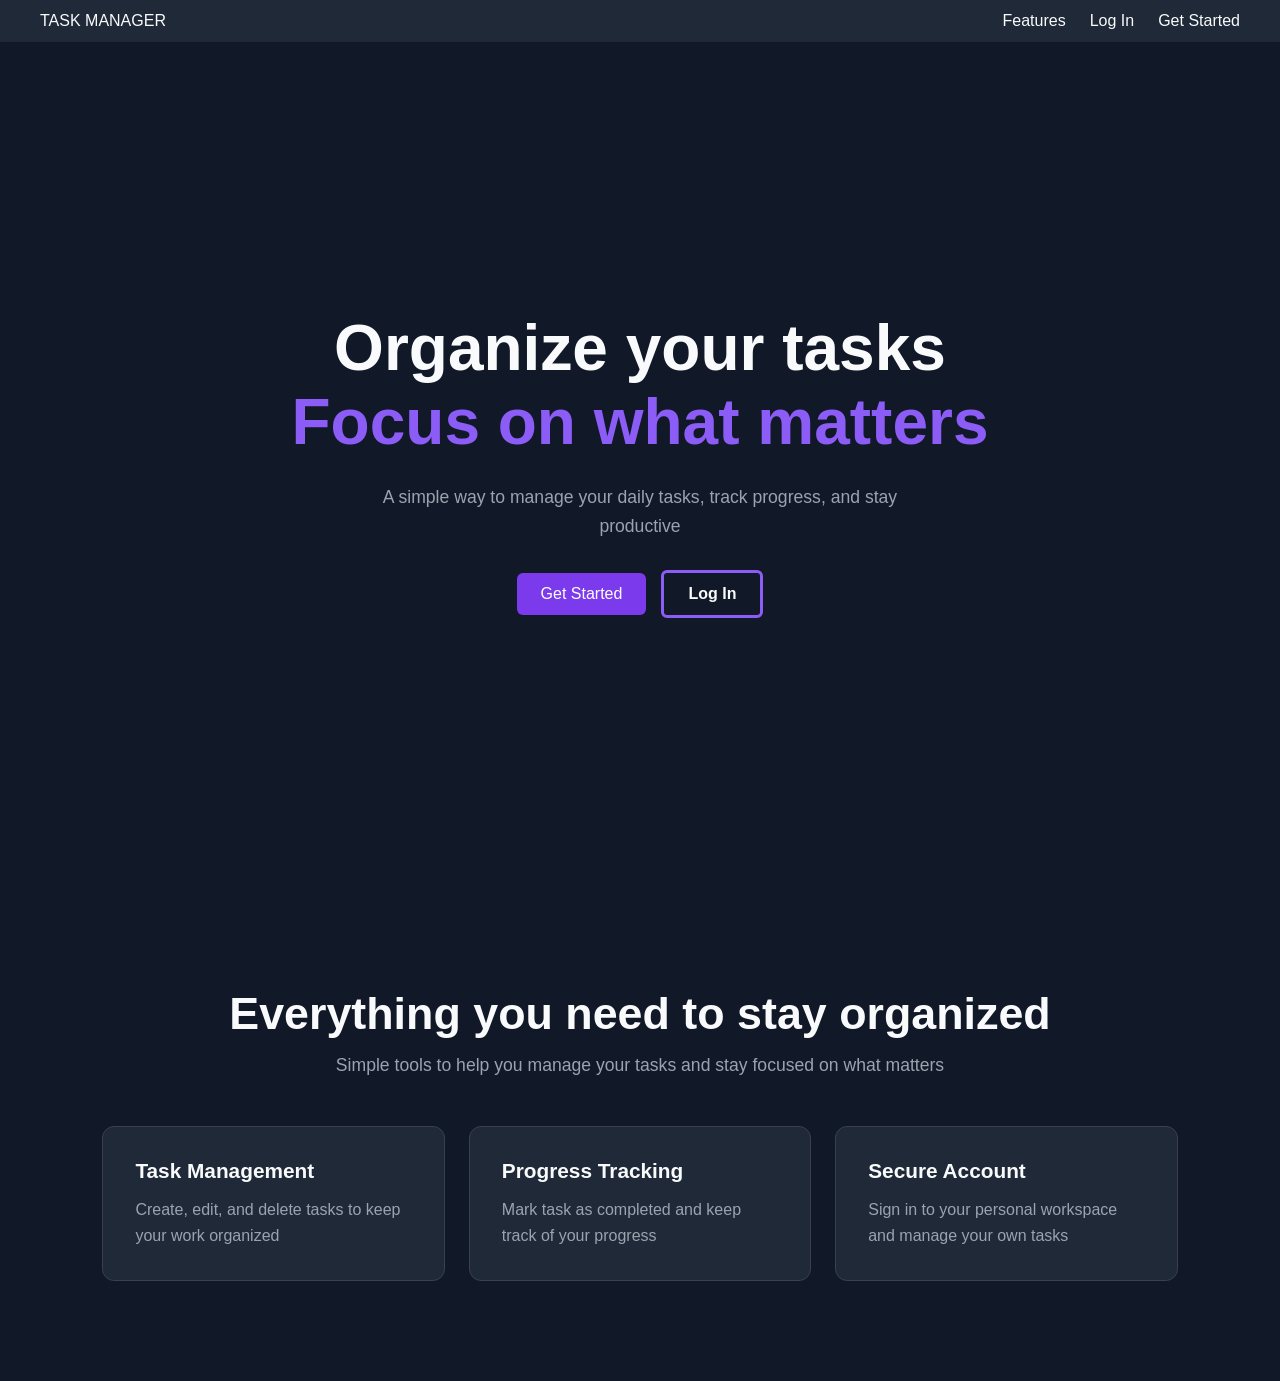
<file: FrontEnd/index.html>
<!DOCTYPE html>
<html lang="en">
<head>
    <meta charset="UTF-8">
    <meta name="viewport" content="width=device-width, initial-scale=1.0">
    <title>Task Manager</title>
    <link rel="stylesheet" href="css/global.css">
    <link rel="stylesheet" href="css/main.css">
</head>
<body>
    <header>
        <nav class="navbar">
            <a href="index.html" class="logo">TASK MANAGER</a>
            <button
                type="button"
                id="mobileMenuBtn"
                class="mobile-menu-btn"
                aria-label="Open navigation menu"
                aria-expanded="false"
                aria-controls="navLinks"
            >
                ☰
            </button>
            <ul id="navLinks">
                <li><a href="#features">Features</a></li>

                <li class="guest-only">
                    <a href="Pages/login.html">Log In</a>
                </li>
                <li class="guest-only">
                    <a href="Pages/register.html">Get Started</a>
                </li>

                <li class="user-only" hidden>
                    <a href="Pages/dashboard.html">Dashboard</a>
                </li>

                <li class="user-only user-menu" hidden>
                    <button type="button" id="userMenuBtn" aria-expanded="false">
                        <span id="userName">Account</span> ▼
                    </button>

                    <div id="userDropdown" class="user-dropdown" hidden>
                        <button type="button" id="navLogoutBtn">
                            Logout
                        </button>
                    </div>
                </li>
            </ul>
        </nav>
    </header>
    <main>
        <section class="main-banner">
            <div class="main-banner-content">
                <h1>Organize your tasks<br>
                    <span class="hero-highlight">Focus on what matters</span>
                </h1>

                <p>
                    A simple way to manage your daily tasks,
                    track progress, and stay productive
                </p>
                <div class="main-banner-actions">

                    <div class="hero-guest-actions">
                        <a href="Pages/register.html" class="primary">Get Started</a>
                        <a href="Pages/login.html" class="secondary">Log In</a>
                    </div>

                    <div class="hero-user-actions" hidden>
                        <a href="Pages/dashboard.html" class="primary">
                            Go to Dashboard ->
                        </a>
                    </div>
                    
                </div>
            </div>
        </section>

        <section id="features" class="features-section">
            <h2>Everything you need to stay organized</h2>

            <p class="features-description">
                Simple tools to help you manage your tasks
                and stay focused on what matters
            </p>

            <div class="features-grid">
                <article class="feature-card">
                    <h3>Task Management</h3>
                    <p>
                        Create, edit, and delete tasks
                        to keep your work organized
                    </p>
                </article>

                <article class="feature-card">
                    <h3>Progress Tracking</h3>
                    <p>
                        Mark task as completed
                        and keep track of your progress
                    </p>
                </article>

                <article class="feature-card">
                    <h3>Secure Account</h3>
                    <p>
                        Sign in to your personal workspace
                        and manage your own tasks
                    </p>
                </article>
            </div>
        </section>
    </main>
    <footer>

    </footer>
    <script src="js/config.js"></script>
    <script src="js/navbar.js"></script>
</body>
</html>
</file>
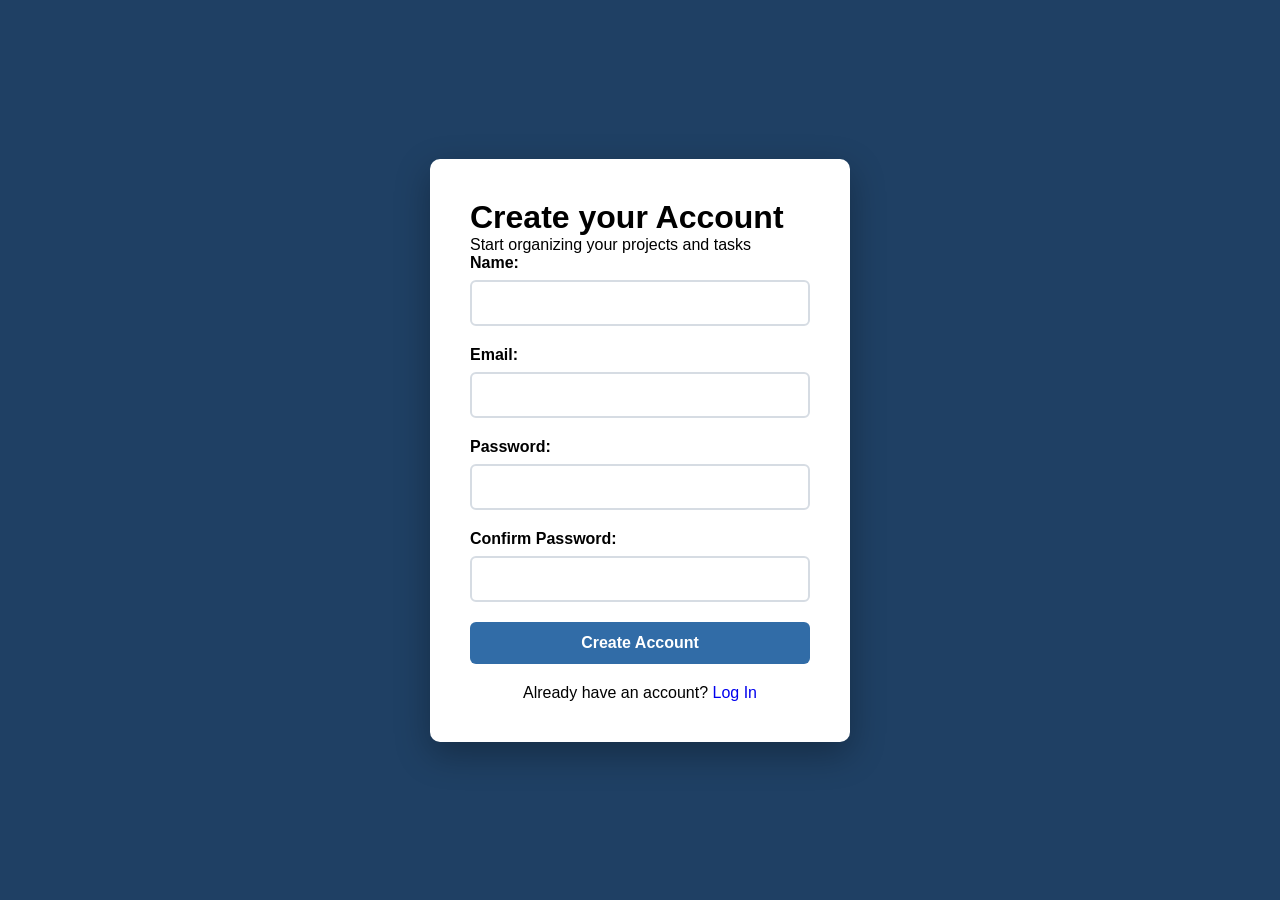
<file: front/register.html>
<!DOCTYPE html>
<html lang="en">
<head>
    <meta charset="UTF-8">
    <meta name="viewport" content="width=device-width, initial-scale=1.0">
    <title>Register</title>
    <link rel="stylesheet" href="css/style.css">
</head>
<body>
    <main class="auth-page">
        <form class="auth-form">
            <h1>Create your Account</h1>
            <p>Start organizing your projects and tasks</p>
            <div class="form-group">
                <label for="name">Name: </label>
                <input type="text" id="name" name="name" required>
            </div>
            <div class="form-group">
                <label for="mail">Email: </label>
                <input type="email" id="email" name="email" required>
            </div>
            <div class="form-group">
                <label for="password">Password: </label>
                <input type="password" id="password" name="password" required>
            </div>
            <div class="form-group">
                <label for="con-password">Confirm Password: </label>
                <input type="password" id="con-password" name="con-password" required>
            </div>
            <button type="submit" class="submit-button">Create Account</button>
            <p class="auth-switch">
                Already have an account?
                <a href="login.html">Log In</a>
            </p>
        </form>
    </main>
</body>
</html>
</file>
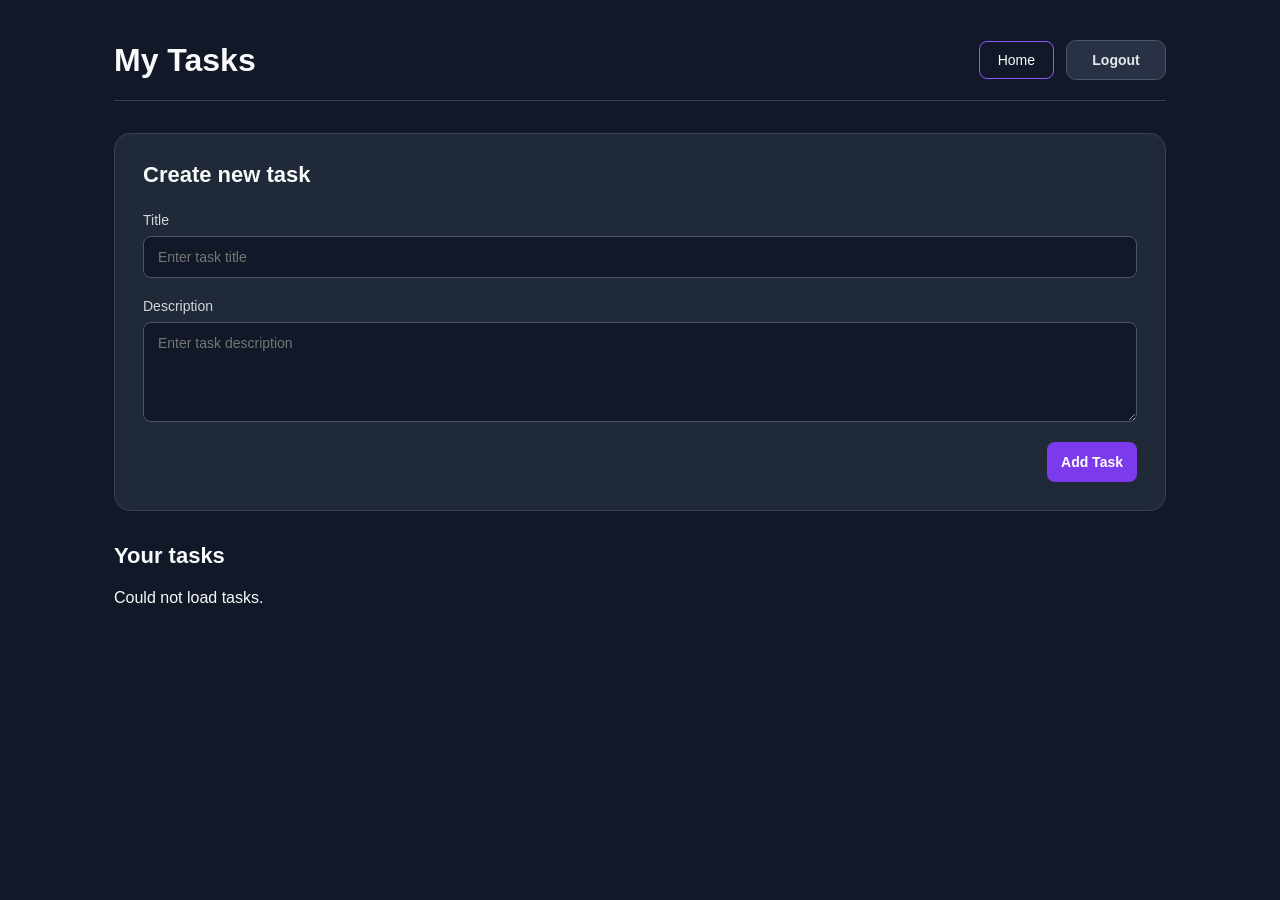
<file: FrontEnd/Pages/dashboard.html>
<!DOCTYPE html>
<html lang="en">
<head>
    <meta charset="UTF-8">
    <meta name="viewport" content="width=device-width, initial-scale=1.0">
    <title>Dashboard</title>
    <link rel="stylesheet" href="../css/global.css">
    <link rel="stylesheet" href="../css/dashboard.css">
</head>
<body>

    <main class="dashboard">
        <header class="dashboard-header">
            <h1>My Tasks</h1>
            <div class="dashboard-actions">
                <a href="../index.html" class="home-btn">Home</a>
                <button id="logoutBtn">Logout</button>
            </div>
        </header>

        <section class="create-task-section">
            <h2>Create new task</h2>

            <form id="createTaskForm">
                <div>
                    <label for="taskTitle">Title</label>
                    <input
                        type="text"
                        id="taskTitle"
                        name="title"
                        placeholder="Enter task title"
                        required
                    >
                </div>

                <div>
                    <label for="taskDescription">Description</label>
                    <textarea
                        id="taskDescription"
                        name="description"
                        placeholder="Enter task description"
                        ></textarea>
                </div>

                <button type="submit">Add Task</button>
            </form>
        </section>

        <section class="tasks-section">
            <h2>Your tasks</h2>

            <div id="taskList">
                <p>Loading tasks...</p>
            </div>
        </section>
    </main>

    <div id="editModal" class="modal-overlay" hidden>
        <div class="modal-content">
            <h2>Edit Task</h2>

            <form id="editTaskForm">
                <div>
                    <label for="editTaskTitle">Title</label>
                    <input
                        type="text"
                        id="editTaskTitle"
                        required
                    >
                </div>

                <div>
                    <label for="editTaskDescription">Description</label>
                    <textarea id="editTaskDescription"></textarea>
                </div>

                <div class="modal-actions">
                    <button type="submit" id="saveEditBtn">Save Changes</button>
                    <button type="button" id="cancelEditBtn">Cancel</button>
                </div>
            </form>
        </div>
    </div>
    <script src="../js/config.js"></script>
    <script src="../js/dashboard.js"></script>
</body>
</html>
</file>
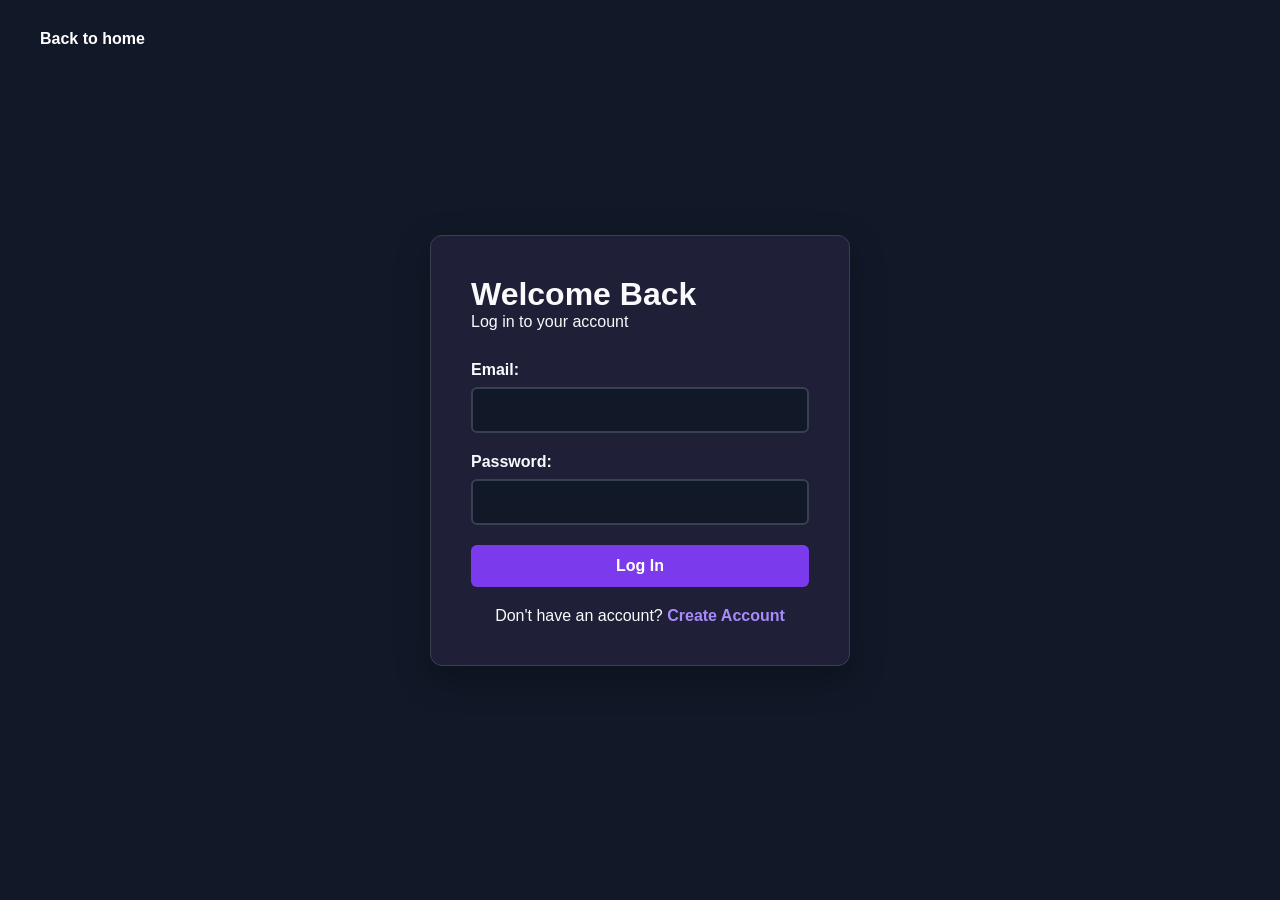
<file: FrontEnd/Pages/login.html>
<!DOCTYPE html>
<html lang="en">
<head>
    <meta charset="UTF-8">
    <meta name="viewport" content="width=device-width, initial-scale=1.0">
    <title>Login</title>
    <link rel="stylesheet" href="../css/global.css">
    <link rel="stylesheet" href="../css/auth.css">
</head>
<body>
    <main class="auth-page">
        <a href="../index.html" class="back-home">Back to home</a>
        <form class="auth-form" id="login-form">
            <h1>Welcome Back</h1>
            <p class="auth-discription">Log in to your account</p>
            <div class="form-group">
                <label for="email">Email: </label>
                <input type="email" id="email" name="email" required>
            </div>
            <div class="form-group">
                <label for="password">Password: </label>
                <input type="password" id="password" name="password" required>
            </div>
            <button type="submit" class="submit-button">Log In</button>
            <p class="auth-switch">
                Don't have an account?
                <a href="register.html">Create Account</a>
            </p>
        </form>
    </main>
    <script src="../js/config.js"></script>
    <script src="../js/login.js"></script>
</body>
</html>
</file>
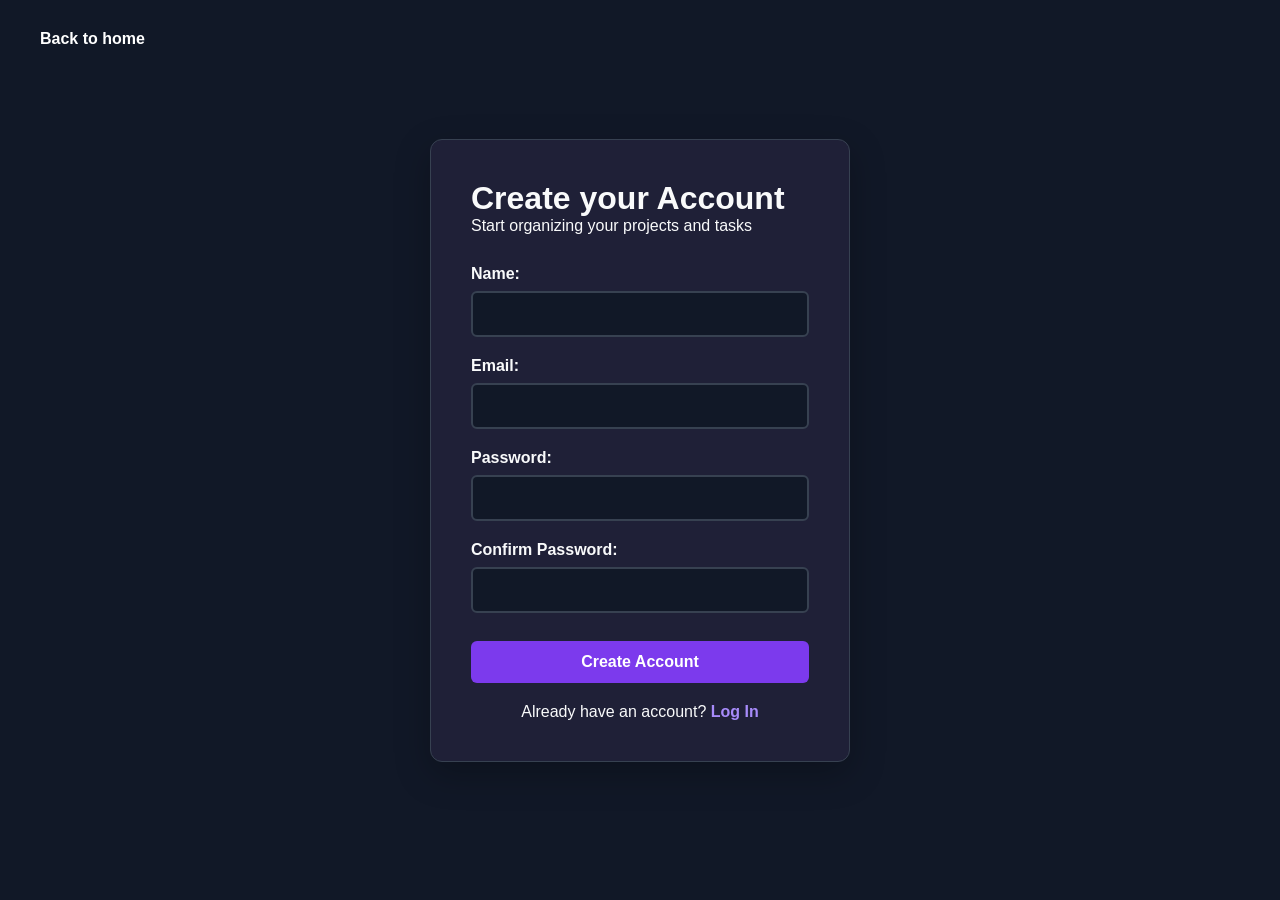
<file: FrontEnd/Pages/register.html>
<!DOCTYPE html>
<html lang="en">
<head>
    <meta charset="UTF-8">
    <meta name="viewport" content="width=device-width, initial-scale=1.0">
    <title>Register</title>
    <link rel="stylesheet" href="../css/global.css">
    <link rel="stylesheet" href="../css/auth.css">
</head>
<body>
    <main class="auth-page">
        <a href="../index.html" class="back-home">Back to home</a>
        <form class="auth-form" id="register-form">
            <h1>Create your Account</h1>
            <p class="auth-discription">Start organizing your projects and tasks</p>
            <div class="form-group">
                <label for="name">Name: </label>
                <input type="text" id="name" name="name" required>
            </div>
            <div class="form-group">
                <label for="email">Email: </label>
                <input type="email" id="email" name="email" required>
            </div>
            <div class="form-group">
                <label for="password">Password: </label>
                <input type="password" id="password" name="password" required>
            </div>
            <div class="form-group">
                <label for="con-password">Confirm Password: </label>
                <input type="password" id="con-password" name="con-password" required>
                <p id="password-error" class="error-message"></p>
            </div>
            <button type="submit" class="submit-button">Create Account</button>
            <p class="auth-switch">
                Already have an account?
                <a href="login.html">Log In</a>
            </p>
        </form>
    </main>
    <script src="../js/config.js"></script>
    <script src="../js/register.js"></script>
</body>
</html>
</file>
<file: FrontEnd/css/global.css>
* {
    margin: 0;
    padding: 0;
    box-sizing: border-box;
}

body {
    font-family: Arial, sans-serif;
}

header {
    position: sticky;
    top: 0;
    z-index: 1000;
}

html {
    scroll-behavior: smooth;
    scroll-padding-top: 80px;
}

[hidden] {
    display: none !important;
}
</file>
<file: FrontEnd/css/main.css>
/*GENERAL*/

body {
    background-color: #111827;
    color: #f9fafb;
}

/*NAVIGATION*/

.navbar {
    display: flex;
    justify-content: space-between;
    align-items: center;

    padding: 12px 40px;
    background-color: #1f2937;
}

.navbar ul {
    display: flex;
    align-items: center;
    list-style: none;
    gap: 24px;
}

.navbar a {
    color: #f9fafb;
    text-decoration: none;
}

.navbar ul a {
    position: relative;
    transition: color 0.3s ease;
}

.navbar ul a:hover {
    color: #a78bfa;
}

.navbar ul a::after {
    content: "";
    position: absolute;
    left: 0;
    bottom: -5px;

    width: 100%;
    height: 2px;
    background-color: #8b5cf6;

    transform: scaleX(0);
    transform-origin: center;
    transition: transform 0.3s ease;
}

.navbar ul a:hover::after {
    transform: scaleX(1);
}

/*USER MENU*/

.user-menu {
    position: relative;
}

#userMenuBtn {
    appearance: none;
    display: flex;
    align-items: center;
    gap: 8px;

    background-color: transparent;
    border: none;
    color: #f9fafb;

    font-family: inherit;
    font-size: 16px;

    cursor: pointer;
    padding: 8px 0;
    border-radius: 8px;

    transition: background-color 0.2s ease;
}

#userMenuBtn:hover {
    background-color: #374151;
}

.user-dropdown {
    position: absolute;
    top: calc(100% + 10px);
    right: 0;

    min-width: 160px;
    padding: 8px;

    background-color: #1f2937;
    border: 1px solid #374151;
    border-radius: 10px;

    box-shadow: 0 10px 25px rgba(0, 0, 0, 0.3);
    z-index: 1100;
}

.user-dropdown[hidden] {
    display: none;
}

#navLogoutBtn {
    width: 100%;
    padding: 12px;

    background: transparent;
    border: none;
    border-radius: 6px;

    color: #f87171;
    text-align: left;
    font: inherit;
    cursor: pointer;

    transition: background-color 0.2s ease;
}

#navLogoutBtn:hover {
    background-color: #374151;
}

/*MOBILE MENU BUTTON*/

.mobile-menu-btn {
    display: none;
}

/*BANNER*/

.main-banner {
    min-height: calc(100vh - 54px);
    display: flex;
    justify-content: center;
    align-items: center;
    padding: 60px 8%;
    box-sizing: border-box;
    text-align: center;
}

.main-banner-content {
    width: 100%;
    max-width: 850px;
    margin: 0 auto;

}

.main-banner h1 {
    font-size: clamp(2.5rem, 5vw, 4rem);
    line-height: 1.15;
    font-weight: 700;
    margin-bottom: 24px;
    max-width: 850px;
}

.main-banner p {
    color: #9ca3af;
    font-size: 1.1rem;
    line-height: 1.6;
    max-width: 600px;
    margin: 0 auto 30px;
}

.hero-highlight {
    color: #8b5cf6;
}

/*BUTTONS*/

.main-banner-actions,
.hero-guest-actions,
.hero-user-actions {
    display: flex;
    justify-content: center;
    gap: 15px;
    align-items: center;
}

.main-banner-actions a {
    padding: 12px 24px;
    border-radius: 6px;
    text-decoration: none;

    display: flex;
    align-items: center;
    justify-content: center;
}

.primary {
    color: white;
    background-color: #7c3aed;
    transition: background-color 0.3s ease;
}

.primary:hover {
    background-color: #6d28d9;
}

.secondary {
    font-weight: bold;
    color: #f9fafb;
    background-color: transparent;
    border: 3px solid #8b5cf6;
    transition: 0.3s ease;
}

.secondary:hover {
    background-color: #8b5cf6;
    color: white;
}

/*FEATURES*/

.features-section {
    padding: 100px 8%;
    background-color: #111827;
    text-align: center;
}

.features-section h2 {
    font-size: clamp(2rem, 4vw, 2.8rem);
    margin-bottom: 16px;
    color: #f9fafb;
}

.features-description {
    color: #9ca3af;
    font-size: 1.1rem;
    margin-bottom: 50px;
}

.features-grid {
    display: grid;
    grid-template-columns: repeat(3, 1fr);
    gap: 24px;

    max-width: 1100px;
    margin: 0 auto;
}

/*FEATURE CARDS*/

.feature-card {
    background-color: #1f2937;
    border: 1px solid #374151;
    border-radius: 12px;

    padding: 32px;
    text-align: left;

    transition: transform 0.3s ease,
                border-color 0.3s ease;
}

.feature-card:hover {
    transform: translateY(-6px);
    border-color: #8b5cf6;
}

.feature-card h3 {
    color: #f9fafb;
    font-size: 1.3rem;
    margin-bottom: 14px;
}

.feature-card p {
    color: #9ca3af;
    line-height: 1.6;
}

/*RESPONSIVE - TABLET*/

@media (max-width: 900px) {
    .features-grid {
        grid-template-columns: repeat(2, 1fr);
    }

    .features-section {
        padding: 70px 6%;
    }
}

/*RESPONSIVE - MOBILE NABIGATION*/

@media (max-width: 768px) {
    .navbar {
        position: relative;
        padding: 12px 20px;
    }

    .mobile-menu-btn {
        display: block;
        background: transparent;
        border: none;
        color: #f9fafb;
        font-size: 28px;
        cursor: pointer;
    }

    .navbar ul {
        display: none;
        position: absolute;
        top: 100%;
        left: 0;
        width: 100%;
        padding: 20px;
        background-color: #1f2937;
        flex-direction: column;
        align-items: stretch;
        gap: 16px;
        box-shadow: 0 8px 16px rgba(0, 0, 0, 0.2);
    }

    .navbar ul.mobile-open {
        display: flex;
    }

    .navbar ul li {
        width: 100%;
    }
    
    .user-dropdown {
        position: static;
        margin-top: 10px;
        box-shadow: none;
    }
}

/*RESPONSIVE - MOBILE FEATURES*/

@media (max-width: 600px) {
    .features-grid {
        grid-template-columns: 1fr;
        gap: 16px;
    }

    .features-section {
        padding: 60px 20px;
    }

    .feature-card {
        padding: 24px;
    }

    .features-description {
        margin-bottom: 32px;
    }
}
</file>
<file: front/css/style.css>
* {
    margin: 0;
    padding: 0;
    box-sizing: border-box;
}

body {
    font-family: Arial, sans-serif;
}


/*NAVIGATION*/

.navbar {
    display: flex;
    justify-content: space-between;
    align-items: center;

    padding: 20px 40px;
    background-color: #1d4064;
}

.navbar ul {
    display: flex;
    list-style: none;
    gap: 30px;
}

.navbar a {
    color: white;
    text-decoration: none;
}

.navbar ul a:hover {
    color: #4da6ff;
}

.navbar ul a {
    position: relative;
    transition: color 0.3 ease;
}

.navbar ul a::after {
    content: "";
    position: absolute;
    left: 0;
    bottom: -5px;

    width: 100%;
    height: 2px;

    background-color: #4da6ff;

    transform: scaleX(0);
    transform-origin: center;
    transition: transform 0.3s ease;
}

.navbar ul a:hover::after {
    transform: scaleX(1);
}

/*BANER*/

.main-banner {
    min-height: calc(100vh - 64px);
    display: flex;
    align-items: center;
    padding: 60px 40px;
}

.main-banner-content {
    max-width: 600px;

}

.main-banner-content h1 {
    font-size: 48px;
    line-height: 1.1;
    margin-bottom: 20px;
}

.main-banner-content p {
    font-size: 18px;
    line-height: 1.6;
    margin-bottom: 30px;
}

/*BUTTONS*/

.main-banner-actions {
    display: flex;
    gap: 15px;
}

.main-banner-actions a {
    padding: 12px 24px;
    border-radius: 6px;
    text-decoration: none;

    display: flex;
    align-items: center;
    justify-content: center;
}

.first {
    color: white;
    background-color: #1d4064;
    transition: background-color 0.3s ease;
}

.first:hover {
    background-color: #4285c7;
}

.second {
    font-weight: bold;
    color: #1d4064;
    background-color: transparent;
    border: 3px solid #1d4064;
    transition: 0.3s ease;
}

.second:hover {
    background-color: #1d4064;
    color: white;
}

/*AUTHENTICATION*/

.auth-page {
    min-height: 100vh;
    display: flex;
    justify-content: center;
    align-items: center;
    background-color: #1f4064;
}

.auth-form {
    width: 100%;
    max-width: 420px;
    padding: 40px;

    background-color: white;
    border-radius: 10px;
    box-shadow: 0 12px 35px rgba(0, 0, 0, 0.3);
}

.form-group {
    display: flex;
    flex-direction: column;
    gap: 8px;
    margin-bottom: 20px;
}

.form-group input {
    padding: 12px 14px;
    border: 2px solid #d6dce3;
    border-radius: 6px;
    font-size: 16px;
    outline: none;
    transition: border-color 0.2s ease;
}

.form-group input:focus {
    border-color: #316ca7;
}

.form-group label {
    font-weight: 600;
}

.submit-button {
    width: 100%;
    padding: 12px 24px;

    border: none;
    border-radius: 6px;

    background-color: #316ca7;
    color: white;

    font-size: 16px;
    font-weight: bold;
    cursor: pointer;
    
    transition: background-color 0.3 ease;
}

.submit-button:hover {
    background-color: #4285c7;
}

.auth-switch {
    margin-top: 20px;
    text-align: center;
}

.auth-switch a {
    text-decoration: none;
    transition: color 0.3s ease;
}

.auth-switch a:hover {
    color: #4da6ff;
}
</file>
<file: FrontEnd/css/dashboard.css>
body {
    background-color: #111827;
    color: #f9fafb;
    font-family: Arial, sans-serif;
    min-height: 100vh;
}

.dashboard {
    max-width: 1100px;
    margin: 0 auto;
    padding: 40px 24px;
}

.dashboard-header {
    display: flex;
    justify-content: space-between;
    align-items: center;

    margin-bottom: 32px;
    padding-bottom: 20px;

    border-bottom: 1px solid #374151;
}

.dashboard-header h1 {
    font-size: 32px;
    font-weight: 700;
    color: #f9fafb;
}

#logoutBtn {
    background-color: transparent;
    color: #d1d5db;
}

.create-task-section {
    background-color: #1f2937;
    border: 1px solid #374151;
    border-radius: 16px;

    padding: 28px;
    margin-bottom: 16px;
}

.create-task-section h2 {
    font-size: 22px;
    margin-bottom: 24px;
}

#createTaskForm {
    display: flex;
    flex-direction: column;
    gap: 20px;
}

#createTaskForm > div {
    display: flex;
    flex-direction: column;
    gap: 8px;
}

#createTaskForm label {
    font-size: 14px;
    color: #d1d5db;
}

#createTaskForm input,
#createTaskForm textarea {
    width: 100%;
    box-sizing: border-box;

    background-color: #111827;
    color: #f9fafb;

    border: 1px solid #4b5563;
    border-radius: 8px;

    padding: 12px 14px;
    font-family: inherit;
    font-size: 14px;

    outline: none;
    transition: border-color 0.2s ease;
}

#createTaskForm textarea {
    min-height: 100px;
    resize: vertical;
}

#createTaskForm input:focus,
#createTaskForm textarea:focus {
    border-color: #8b5cf6;
}

#createTaskForm button {
    align-self:  flex-end;

    background-color: #7c3aed;
    color: #ffffff;

    border: none;
    border-radius: 8px;

    padding: 12px 14px;
    font-size: 14px;
    font-weight: 600;

    cursor: pointer;
    transition: background-color 0.2s ease;
}

#createTaskForm button:hover {
    background-color: #6d28d9;
}

.dashboard-header #logoutBtn {
    appearance: none;
    display: inline-flex;
    align-items: center;
    justify-content: center;

    min-width: 100px;
    min-height: 40px;
    padding: 10px 20px;

    background-color: #293244;
    color: #e5e7eb;

    border: 1px solid #4b5563;
    border-radius: 10px;

    font-size: 14px;
    font-weight: 600;
    line-height: 1.2;

    cursor: pointer;
    transition: background-color 0.2 ease, border-color 0.2 ease;
}

.dashboard-header #logoutBtn:hover {
    background-color: #374151;
    border-color: #8b5cf6;
}

.tasks-section {
    margin-top: 32px;
}

.tasks-section h2 {
    font-size: 22px;
    margin-bottom: 20px;
}

#taskList {
    display: flex;
    flex-direction: column;
    gap: 12px;
}

.task-item {
    background-color: #1f2937;
    border: 1px solid #374151;
    border-radius: 12px;

    padding: 20px 24px;
    
    transition: border-color 0.2s ease,
                transform 0.2s ease;
}

.task-item:hover {
    border-color: #8b5cf6;
    transform: translateY(-2px);
}

.task-item h3 {
    font-size: 17px;
    font-weight: 600;
    margin-bottom: 8px;
    color: #f9fafb;
}

.task-item p {
    font-size: 14px;
    color: #9ca3af;
    line-height: 1.5;
}

.task-item {
    display: flex;
    align-items: center;
    gap: 16px;
}

.task-content {
    flex: 1;
}

.task-checkbox {
    width: 20px;
    height: 20px;
    flex-shrink: 0;
    accent-color: #8b6cf6;
    cursor: pointer;
}

.task-item.completed {
    opacity: 0.65;
}

.task-item.completed h3 {
    text-decoration: line-through;
    color: #9ca3af;
}

.delete-task-btn {
    background-color: transparent;
    color: #f87171;
    border: 1px solid #7f1f1f;
    border-radius: 8px;
    padding: 9px 16px;
    font-size: 13px;
    font-weight: 600;
    cursor: pointer;
    transition: all 0.2 ease;
    flex-shrink: 0;
}

.delete-task-btn:hover {
    background-color: #7f1d1d;
    color: #ffffff;
    border-color: #ef4444;
}

.delete-task-btn:disabled {
    opacity: 0.5;
    cursor: not-allowed;
}

.edit-task-btn {
    background-color: #374151;
    color: #e5e7eb;
    border: 1px solid #4b5563;
    border-radius: 8px;
    padding: 9px 16px;
    font-size: 13px;
    font-weight: 600;
    cursor: pointer;
    transition: all 0.2 ease;
    flex-shrink: 0;
}

.edit-task-btn:hover {
    background-color: #4b5563;
    border-color: #8b5cf6;
}

.edit-task-btn:disabled {
    opacity: 0.5;
    cursor: not-allowed;
}

.modal-overlay {
    position: fixed;
    inset: 0;

    background: rgba(0, 0, 0, 0.7);

    display: flex;
    justify-content: center;
    align-items: center;

    z-index: 1000;
}

.modal-overlay[hidden] {
    display: none;
}

.modal-content {
    background: #1f2937;
    padding: 30px;
    border-radius: 12px;

    width: 90%;
    max-width: 450px;

    border: 1px solid #374151;
}

.modal-content h2 {
    margin-bottom: 20px;
}

.modal-content form {
    display: flex;
    flex-direction: column;
    gap: 8px;
}

.modal-content input,
.modal-content textarea {
    background: #111827;
    color: white;

    border: 1px solid #374151;
    border-radius: 8px;

    padding: 12px;
    font: inherit;
}

.modal-content input:focus,
.modal-content textarea:focus {
    outline: none;
    border-color: #8b5cf6;
}

.modal-actions {
    display: flex;
    justify-content: flex-end;
    gap: 12px;
}

.modal-actions button {
    padding: 10px 16px;
    border-radius: 8px;
    border: none;
    cursor: pointer;
}

#cancelEditBtn {
    background: #374151;
    color: white;
}

#saveEditBtn {
    background: #7c3aed;
    color: white;
}

.modal-content form > div:not(.model-actions) {
    display: flex;
    flex-direction: column;
    align-items: stretch;
    gap: 8px;
}

.modal-content label {
    display: block;
    width: 100%;
}

.modal-content input,
.modal-content textarea {
    display: block;
    width: 100%;
    box-sizing: border-box;
}

.modal-content textarea {
    min-height: 100px;
    resize: vertical;
}

@media (max-width: 600px) {
    .dashboard {
        padding:16px;
    }

    .task-item {
        flex-wrap: wrap;
        gap: 12px;
    }

    .task-content {
        flex: 1 1 calc(100% - 44px);
        min-width: 0;
        overflow-wrap: anywhere;
    }

    .edit-task-btn,
    .delete-task-btn {
        flex: 1;
    }

    .modal-content {
        width: calc(100% - 32px);
        max-width: 450px;
        padding: 20px;
        box-sizing: border-box;
    }
}

.home-btn {
    display: inline-flex;
    align-items: center;
    justify-content: center;

    padding: 10px 18px;
    border: 1px solid #8b5cf6;
    border-radius: 8px;

    color: #f9fafb;
    text-decoration: none;
    font-size: 14px;

    transition: background-color 0.2 ease;
}

.home-btn:hover {
    background-color: #374151;
}

.dashboard-actions {
    display: flex;
    align-items: center;
    gap: 12px;
}
</file>
<file: FrontEnd/css/auth.css>
/*AUTHENTICATION*/

.auth-page {
    min-height: 100vh;
    display: flex;
    justify-content: center;
    align-items: center;
    background-color: #111827;
    position: relative;
    padding: 24px;
}

.auth-form {
    width: 100%;
    max-width: 420px;
    padding: 40px;

    background-color: #1f2037;
    color: #f9fafb;

    border: 1px solid #374151;
    border-radius: 12px;
    box-shadow: 0 12px 35px rgba(0, 0, 0, 0.25);
}

.auth-discription {
    margin-bottom: 30px;
}

.form-group {
    display: flex;
    flex-direction: column;
    gap: 8px;
    margin-bottom: 20px;
}

.form-group input {
    padding: 12px 14px;
    background-color: #111827;
    color: #f9fafb;
    border: 2px solid #374151;
    border-radius: 6px;
    font-size: 16px;
    outline: none;
    transition: border-color 0.2s ease;
}

.form-group input:focus {
    border-color: #8b5cf6;
}

.form-group label {
    font-weight: 600;
}

.submit-button {
    width: 100%;
    padding: 12px 24px;

    border: none;
    border-radius: 6px;

    background-color: #7c3aed;
    color: white;

    font-size: 16px;
    font-weight: bold;
    cursor: pointer;
    
    transition: background-color 0.3s ease;
}

.submit-button:hover {
    background-color: #8b5cf6;
}

.auth-switch {
    margin-top: 20px;
    text-align: center;
}

.auth-switch a {
    color: #a78bfa;
    text-decoration: none;
    font-weight: 600;
    transition: color 0.2s ease;
}

.auth-switch a:hover {
    color: #c4b5fd;
    text-decoration: underline;
}

/*BACK*/

.back-home {
    position: absolute;
    top: 30px;
    left: 40px;

    color: white;
    text-decoration: none;
    font-weight: 600;

    transition: color 0.2s ease;
}

.back-home:hover {
    color: #4da6ff;
}

/*ERROR*/

.error-message {
    color: #c62828;
    font-size: 14px;
}

/*MOBILE*/
@media (max-width: 600px) {
    .auth-page {
        padding: 80px 16px 24px;
    }

    .auth-form {
        padding: 28px 24px;
    }

    .back-home {
        top: 24px;
        left: 20px;
    }

    .auth-discription {
        margin-bottom: 24px;
    }
}
</file>
